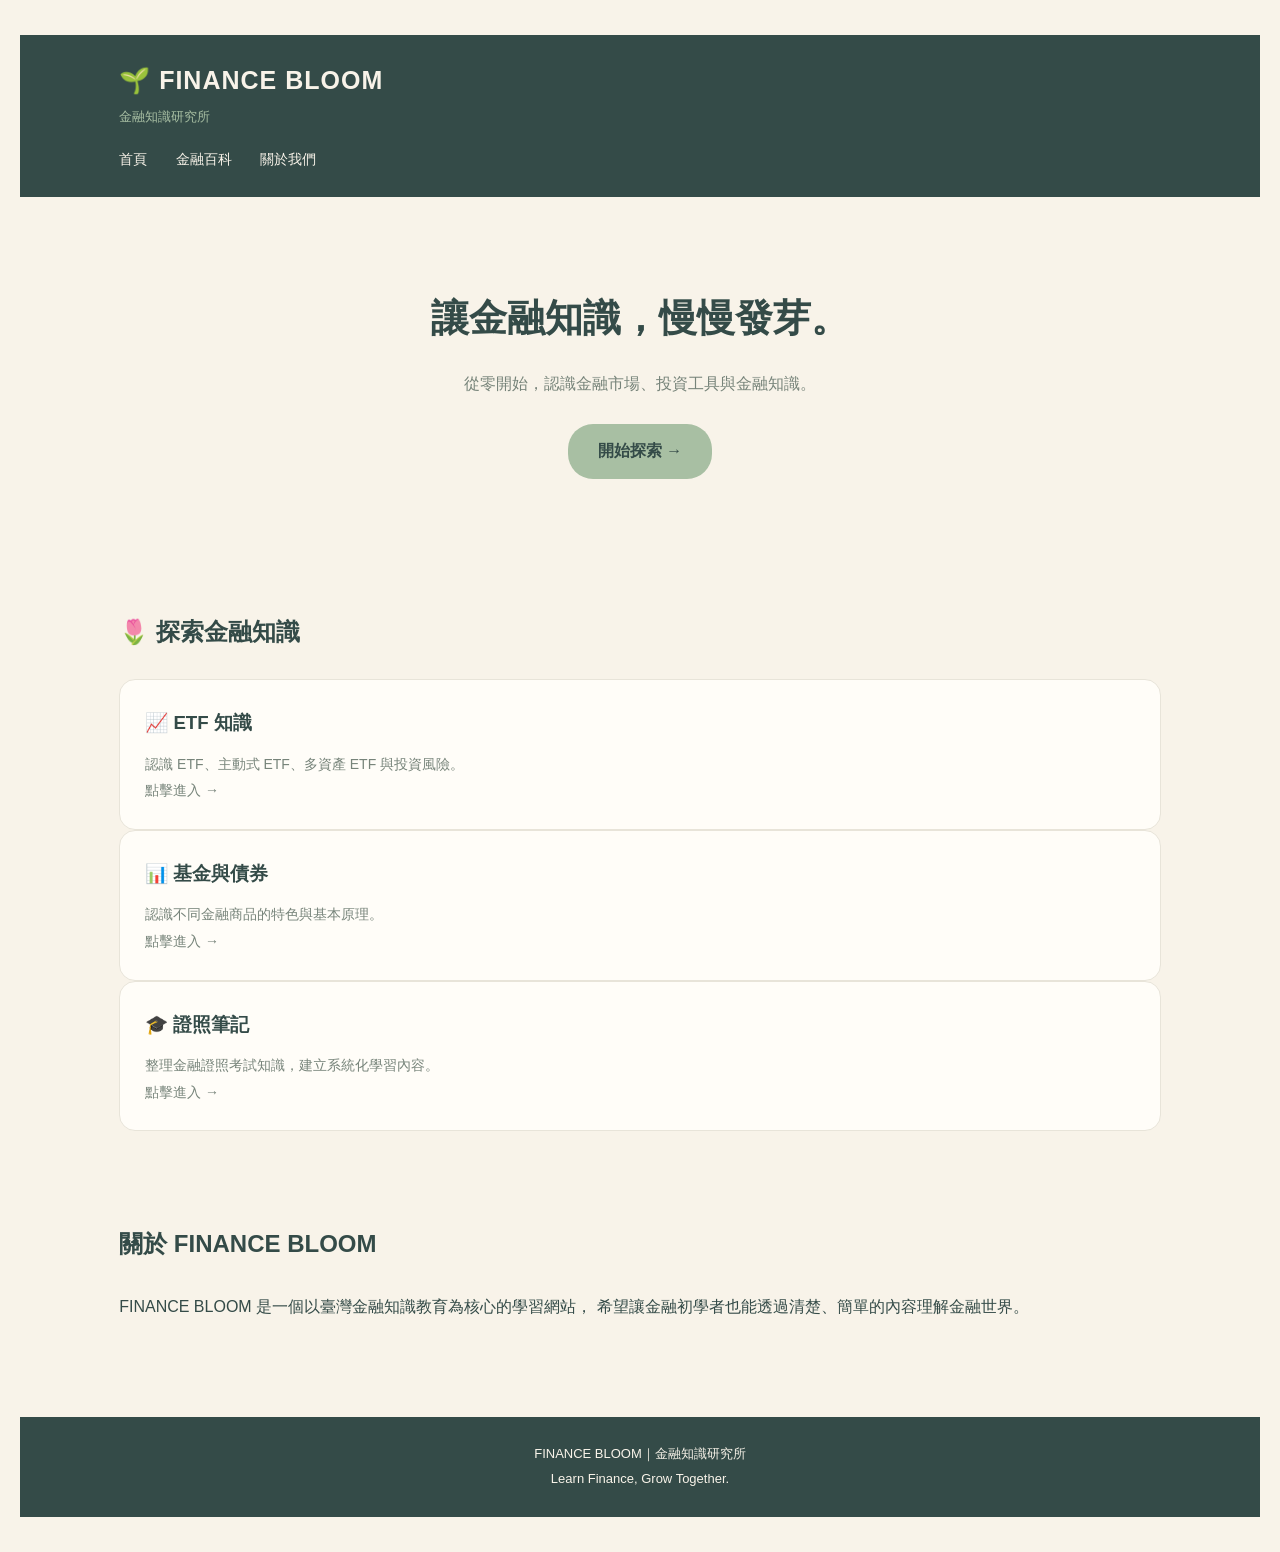
<file: docs/index.html>
<!DOCTYPE html>
<html lang="zh-TW">
<head>
    <meta charset="UTF-8">
    <meta name="viewport" content="width=device-width, initial-scale=1.0">
    <title>FINANCE BLOOM｜金融知識研究所</title>

    <style>
        * {
            box-sizing: border-box;
            margin: 0;
            padding: 0;
        }

        body {
            font-family: "Microsoft JhengHei", sans-serif;
            background: #F8F3E9;
            color: #344B48;
            line-height: 1.8;
        }

        header {
            background: #344B48;
            color: #F8F3E9;
            padding: 22px 8%;
        }

        .logo {
            font-size: 25px;
            font-weight: bold;
            letter-spacing: 1px;
        }

        .subtitle {
            color: #A8BFA3;
            font-size: 13px;
        }

        nav {
            margin-top: 15px;
        }

        nav a {
            color: #F8F3E9;
            text-decoration: none;
            margin-right: 24px;
            font-size: 14px;
        }

        .hero {
            padding: 85px 8%;
            text-align: center;
        }

        .hero h1 {
            font-size: 38px;
            margin-bottom: 15px;
        }

        .hero p {
            color: #77847A;
            margin-bottom: 25px;
        }

        .hero a {
            display: inline-block;
            background: #A8BFA3;
            color: #344B48;
            padding: 12px 30px;
            border-radius: 25px;
            text-decoration: none;
            font-weight: bold;
        }

        .section {
            padding: 45px 8%;
        }

        .section h2 {
            margin-bottom: 25px;
        }

        .cards {
            display: grid;
            grid-template-columns: repeat(auto-fit, minmax(220px, 1fr));
            gap: 20px;
        }

        .card {
            background: #FFFDF8;
            padding: 25px;
            border-radius: 16px;
            border: 1px solid #E8E4D9;
        }

        .card h3 {
            margin-bottom: 10px;
        }

        .card p {
            color: #77847A;
            font-size: 14px;
        }

        footer {
            background: #344B48;
            color: #F8F3E9;
            text-align: center;
            padding: 25px;
            margin-top: 50px;
            font-size: 13px;
        }

        @media (max-width: 600px) {
            .hero h1 {
                font-size: 28px;
            }

            nav a {
                margin-right: 12px;
            }
        }
    </style>
</head>
<link rel="stylesheet" href="style.css">

<body>

<header>
    <div class="logo">🌱 FINANCE BLOOM</div>
    <div class="subtitle">金融知識研究所</div>

    <nav>
        <a href="#home">首頁</a>
        <a href="#knowledge">金融百科</a>
        <a href="#about">關於我們</a>
    </nav>
</header>

<section class="hero" id="home">
    <h1>讓金融知識，慢慢發芽。</h1>
    <p>從零開始，認識金融市場、投資工具與金融知識。</p>
    <a href="#knowledge">開始探索 →</a>
</section>

<section class="section" id="knowledge">
    <h2>🌷 探索金融知識</h2>

    <a href="etf.html" style="text-decoration:none; color:inherit;">
    
       <div class="card">
        <h3>📈 ETF 知識</h3>
        <p>認識 ETF、主動式 ETF、多資產 ETF 與投資風險。</p>
        <p>點擊進入 →</p>
    </div>
</a>

        
<a href="fund.html" class="card-link">
  <div class="card">
    <h3>📊 基金與債券</h3>
    <p>認識不同金融商品的特色與基本原理。</p>
    <p>點擊進入 →</p>
  </div>
</a>

<a href="certificates.html" class="card-link">
  <div class="card">
    <h3>🎓 證照筆記</h3>
    <p>整理金融證照考試知識，建立系統化學習內容。</p>
    <p>點擊進入 →</p>
  </div>
</a>

    </div>
</section>

<section class="section" id="about">
    <h2>關於 FINANCE BLOOM</h2>
    <p>
        FINANCE BLOOM 是一個以臺灣金融知識教育為核心的學習網站，
        希望讓金融初學者也能透過清楚、簡單的內容理解金融世界。
    </p>
</section>

<footer>
    FINANCE BLOOM｜金融知識研究所
    <br>
    Learn Finance, Grow Together.
</footer>

</body>
</html>
</file>
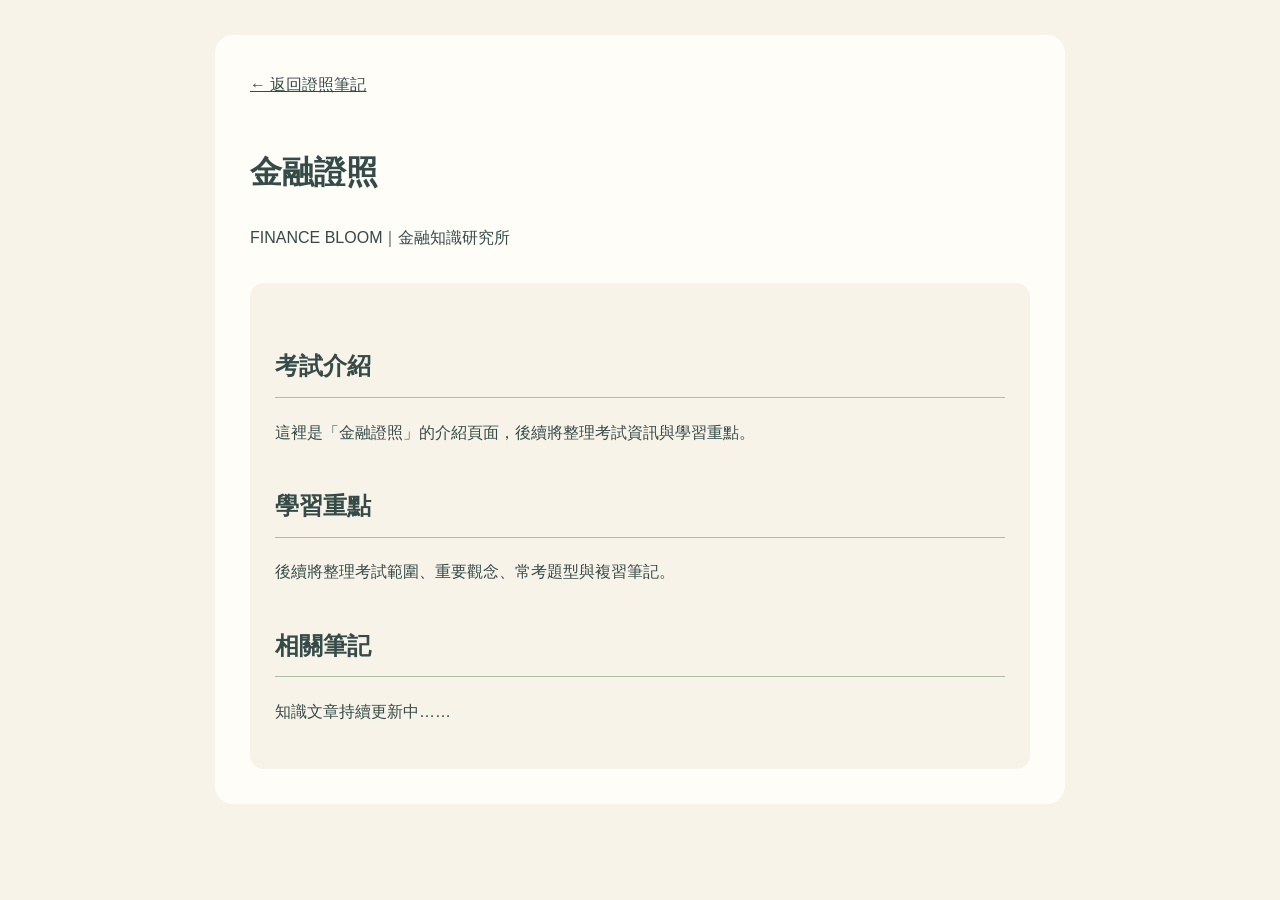
<file: docs/certificate-detail.html>
<!DOCTYPE html>
<html lang="zh-TW">
<head>
<meta charset="UTF-8">
<meta name="viewport" content="width=device-width, initial-scale=1.0">
<title>證照筆記｜FINANCE BLOOM</title>
<link rel="stylesheet" href="style.css">
<style>
.detail-card {
  margin-top: 30px;
  padding: 25px;
  background: #F8F3E9;
  border-radius: 14px;
}
.back-link {
  display: inline-block;
  margin-bottom: 20px;
}
</style>
</head>
<body>
<main>
  <a class="back-link" href="certificates.html">← 返回證照筆記</a>

  <h1 id="topic-title">金融證照</h1>

  <p>FINANCE BLOOM｜金融知識研究所</p>

  <div class="detail-card">
    <h2>考試介紹</h2>
    <p id="topic-description">
      這項證照的考試介紹與學習內容正在整理中。
    </p>

    <h2>學習重點</h2>
    <p>後續將整理考試範圍、重要觀念、常考題型與複習筆記。</p>

    <h2>相關筆記</h2>
    <p>知識文章持續更新中……</p>
  </div>
</main>

<script>
const params = new URLSearchParams(location.search);
const topic = params.get("topic") || "金融證照";

document.getElementById("topic-title").textContent = topic;
document.getElementById("topic-description").textContent =
  `這裡是「${topic}」的介紹頁面，後續將整理考試資訊與學習重點。`;

document.title = topic + "｜FINANCE BLOOM";
</script>
</body>
</html>
</file>
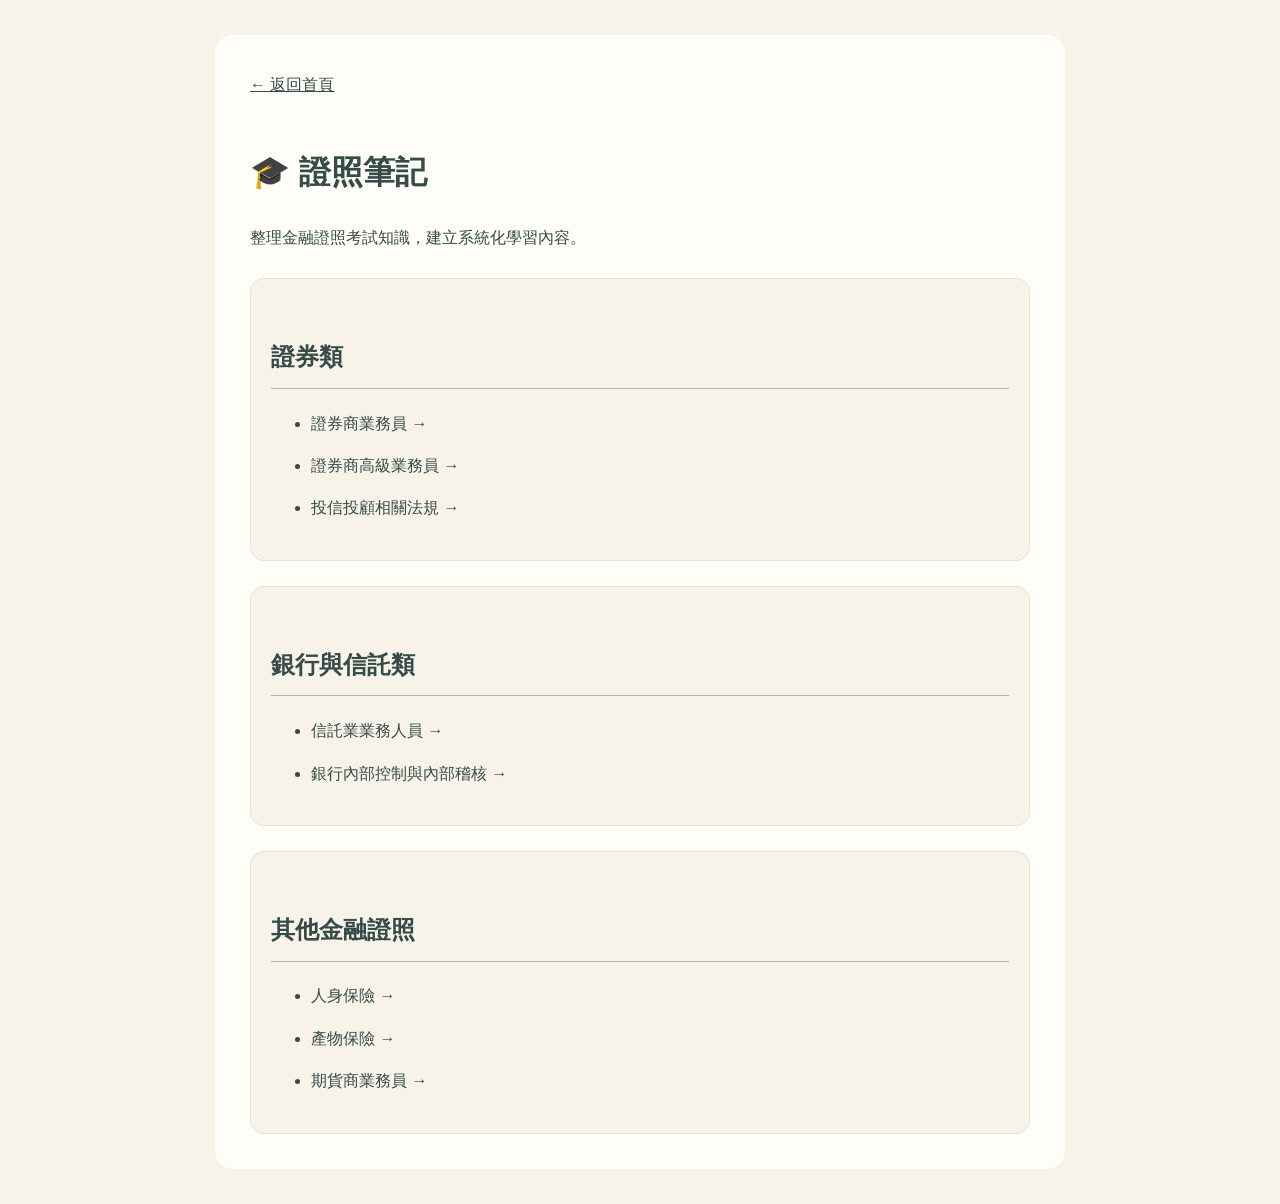
<file: docs/certificates.html>
<!DOCTYPE html>
<html lang="zh-TW">
<head>
<meta charset="UTF-8">
<meta name="viewport" content="width=device-width, initial-scale=1.0">
<title>證照筆記｜FINANCE BLOOM</title>
<link rel="stylesheet" href="style.css">
</head>
<body>
<main>
  <a href="index.html">← 返回首頁</a>

  <h1>🎓 證照筆記</h1>
  <p>整理金融證照考試知識，建立系統化學習內容。</p>

  
<section>
  <h2>證券類</h2>
  <ul>
    <li><a href="certificate-detail.html?topic=證券商業務員">證券商業務員 →</a></li>
    <li><a href="certificate-detail.html?topic=證券商高級業務員">證券商高級業務員 →</a></li>
    <li><a href="certificate-detail.html?topic=投信投顧相關法規">投信投顧相關法規 →</a></li>
  </ul>
</section>

<section>
  <h2>銀行與信託類</h2>
  <ul>
    <li><a href="certificate-detail.html?topic=信託業業務人員">信託業業務人員 →</a></li>
    <li><a href="certificate-detail.html?topic=銀行內部控制與內部稽核">銀行內部控制與內部稽核 →</a></li>
  </ul>
</section>

<section>
  <h2>其他金融證照</h2>
  <ul>
    <li><a href="certificate-detail.html?topic=人身保險">人身保險 →</a></li>
    <li><a href="certificate-detail.html?topic=產物保險">產物保險 →</a></li>
    <li><a href="certificate-detail.html?topic=期貨商業務員">期貨商業務員 →</a></li>
  </ul>
</section>

</main>
</body>
</html>
</file>
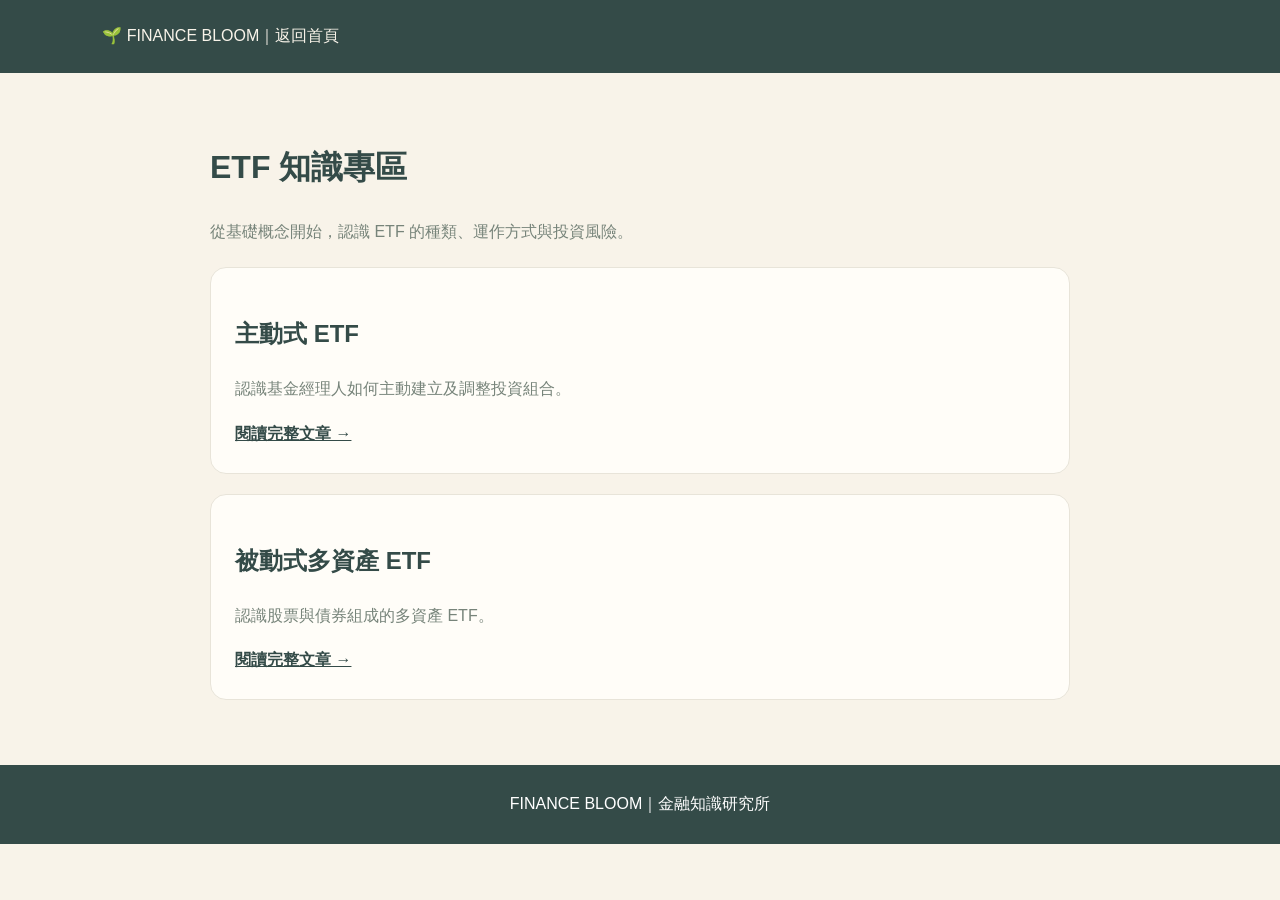
<file: docs/etf.html>
<!DOCTYPE html>
<html lang="zh-TW">
<head>
<meta charset="UTF-8">
<meta name="viewport" content="width=device-width, initial-scale=1.0">
<title>ETF 知識專區｜FINANCE BLOOM</title>
<style>
* { box-sizing: border-box; }
body {
    margin: 0;
    font-family: "Microsoft JhengHei", sans-serif;
    background: #F8F3E9;
    color: #344B48;
    line-height: 1.8;
}
header {
    background: #344B48;
    color: white;
    padding: 22px 8%;
}
header a { color: #F8F3E9; text-decoration: none; }
main { max-width: 900px; margin: auto; padding: 45px 20px; }
h1 { font-size: 32px; }
.intro { color: #77847A; }
.article {
    background: #FFFDF8;
    padding: 24px;
    border-radius: 16px;
    margin: 20px 0;
    border: 1px solid #E8E4D9;
}
.article a {
    color: #344B48;
    font-weight: bold;
}
.article p { color: #77847A; }
footer {
    text-align: center;
    background: #344B48;
    color: white;
    padding: 25px;
}
</style>
</head>
<body>

<header>
    <a href="index.html">🌱 FINANCE BLOOM｜返回首頁</a>
</header>

<main>
    <h1>ETF 知識專區</h1>
    <p class="intro">
        從基礎概念開始，認識 ETF 的種類、運作方式與投資風險。
    </p>

   <section class="article">
    <h2>主動式 ETF</h2>
    <p>認識基金經理人如何主動建立及調整投資組合。</p>
    <a href="active-etf.html">閱讀完整文章 →</a>
</section>

    <section class="article">
    <h2>被動式多資產 ETF</h2>
    <p>認識股票與債券組成的多資產 ETF。</p>
    <a href="multi-asset-etf.html">閱讀完整文章 →</a>
</section>
</main>

<footer>
    FINANCE BLOOM｜金融知識研究所
</footer>

</body>
</html>
</file>
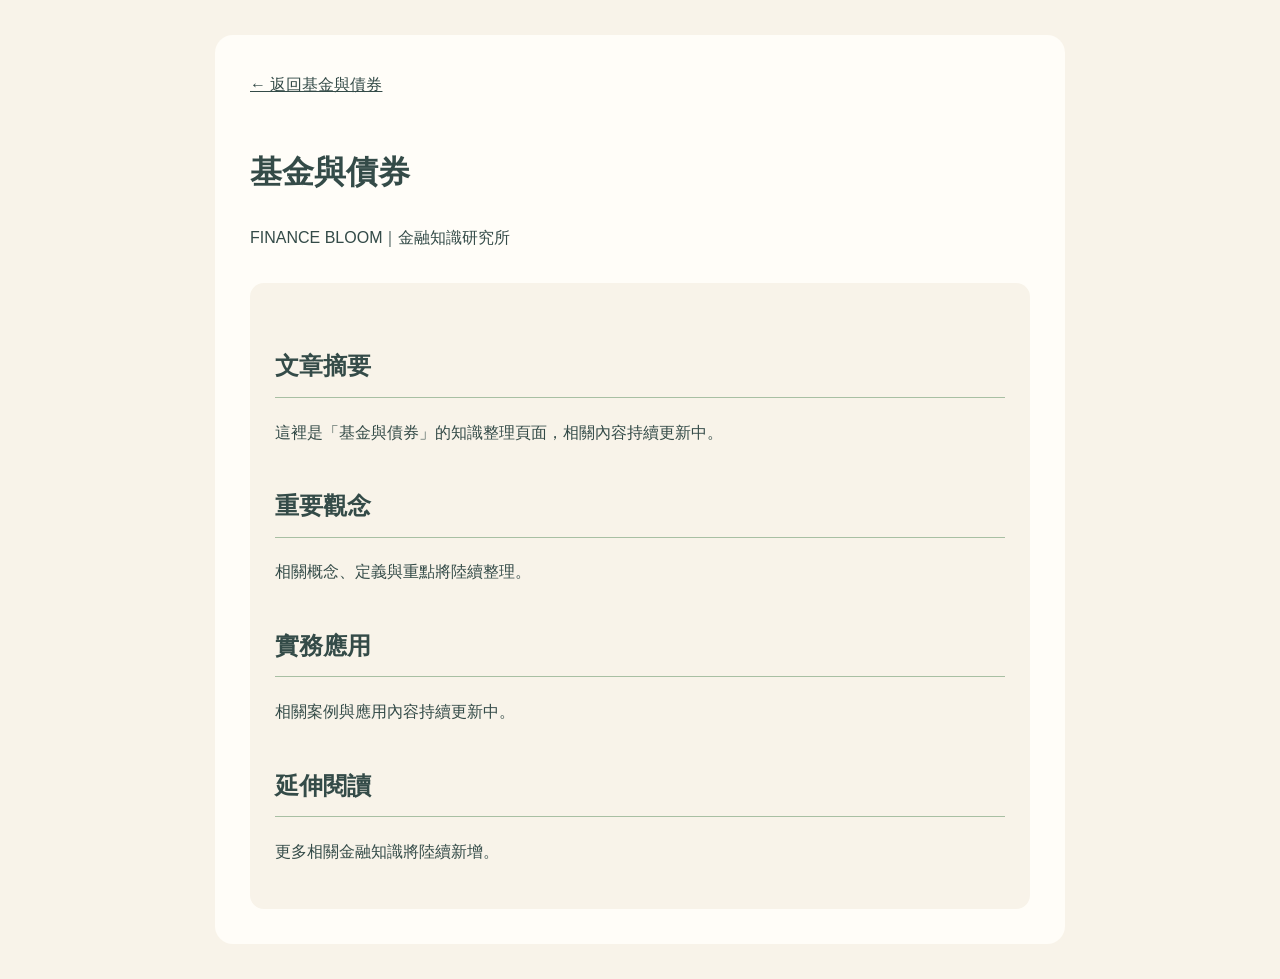
<file: docs/fund-detail.html>
<!DOCTYPE html>
<html lang="zh-TW">
<head>
<meta charset="UTF-8">
<meta name="viewport" content="width=device-width, initial-scale=1.0">
<title>基金與債券｜FINANCE BLOOM</title>
<link rel="stylesheet" href="style.css">
<style>
.detail-card {
  margin-top: 30px;
  padding: 25px;
  background: #F8F3E9;
  border-radius: 14px;
}
</style>
</head>
<body>
<main>
  <a href="fund.html">← 返回基金與債券</a>

  <h1 id="topic-title">基金與債券</h1>
  <p>FINANCE BLOOM｜金融知識研究所</p>

  <div class="detail-card">
    <h2>文章摘要</h2>
    <p id="topic-description">知識內容整理中……</p>

    <h2>重要觀念</h2>
    <p>相關概念、定義與重點將陸續整理。</p>

    <h2>實務應用</h2>
    <p>相關案例與應用內容持續更新中。</p>

    <h2>延伸閱讀</h2>
    <p>更多相關金融知識將陸續新增。</p>
  </div>
</main>

<script>
const params = new URLSearchParams(location.search);
const topic = params.get("topic") || "基金與債券";

document.getElementById("topic-title").textContent = topic;
document.getElementById("topic-description").textContent =
  `這裡是「${topic}」的知識整理頁面，相關內容持續更新中。`;

document.title = topic + "｜FINANCE BLOOM";
</script>
</body>
</html>
</file>
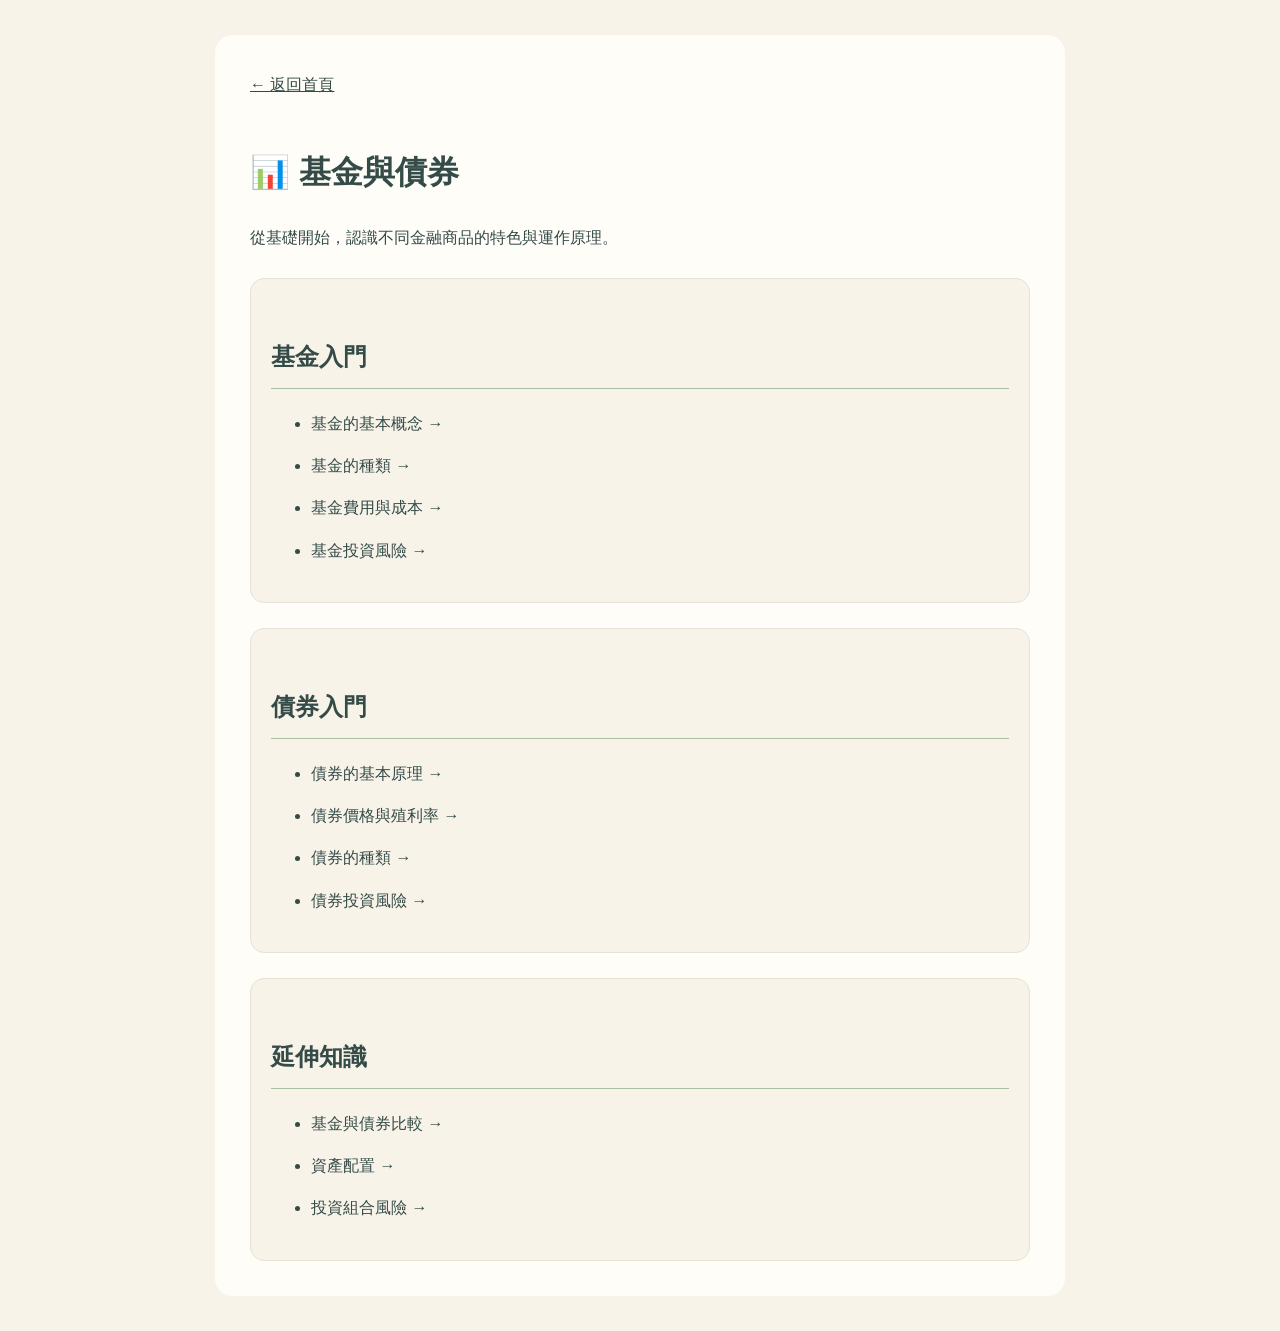
<file: docs/fund.html>
<!DOCTYPE html>
<html lang="zh-TW">
<head>
<meta charset="UTF-8">
<meta name="viewport" content="width=device-width, initial-scale=1.0">
<title>基金與債券｜FINANCE BLOOM</title>
<link rel="stylesheet" href="style.css">
</head>
<body>
<main>
  <a href="index.html">← 返回首頁</a>

  <h1>📊 基金與債券</h1>
  <p>從基礎開始，認識不同金融商品的特色與運作原理。</p>

  
<section>
  <h2>基金入門</h2>
  <ul>
    <li><a href="fund-detail.html?topic=基金的基本概念">基金的基本概念 →</a></li>
    <li><a href="fund-detail.html?topic=基金的種類">基金的種類 →</a></li>
    <li><a href="fund-detail.html?topic=基金費用與成本">基金費用與成本 →</a></li>
    <li><a href="fund-detail.html?topic=基金投資風險">基金投資風險 →</a></li>
  </ul>
</section>

<section>
  <h2>債券入門</h2>
  <ul>
    <li><a href="fund-detail.html?topic=債券的基本原理">債券的基本原理 →</a></li>
    <li><a href="fund-detail.html?topic=債券價格與殖利率">債券價格與殖利率 →</a></li>
    <li><a href="fund-detail.html?topic=債券的種類">債券的種類 →</a></li>
    <li><a href="fund-detail.html?topic=債券投資風險">債券投資風險 →</a></li>
  </ul>
</section>

<section>
  <h2>延伸知識</h2>
  <ul>
    <li><a href="fund-detail.html?topic=基金與債券比較">基金與債券比較 →</a></li>
    <li><a href="fund-detail.html?topic=資產配置">資產配置 →</a></li>
    <li><a href="fund-detail.html?topic=投資組合風險">投資組合風險 →</a></li>
  </ul>
</section>

</main>
</body>
</html>
</file>
<file: docs/style.css>
/* FINANCE BLOOM - Global Styles */

:root {
    --sage: #A8BFA3;
    --cream: #F8F3E9;
    --peach: #E9B8A8;
    --forest: #344B48;
    --white: #FFFDF8;
    --muted: #77847A;
}

* {
    box-sizing: border-box;
}

body {
    margin: 0;
    font-family: "Microsoft JhengHei", sans-serif;
    background: var(--cream);
    color: var(--forest);
    line-height: 1.8;
}

a {
    color: var(--forest);
}

button {
    cursor: pointer;
}

.container {
    width: min(1100px, 90%);
    margin: auto;
}

.card {
    background: var(--white);
    border: 1px solid #E8E4D9;
    border-radius: 16px;
    padding: 25px;
}

.card:hover {
    border-color: var(--sage);
}

.muted {
    color: var(--muted);
}

header {
    background: var(--forest);
    color: var(--cream);
    padding: 22px 8%;
}

footer {
    background: var(--forest);
    color: var(--cream);
    text-align: center;
    padding: 25px;
}

@media (max-width: 600px) {
    h1 {
        font-size: 26px;
    }

    .container {
        width: 92%;
    }
}

.card-link {
  display: block;
  text-decoration: none;
  color: inherit;
}

.card-link .card {
  cursor: pointer;
  transition: transform 0.2s ease;
}

.card-link .card:hover {
  transform: translateY(-3px);
}

/* 基金與債券、證照筆記專區 */

body {
  margin: 0;
  padding: 35px 20px;
  font-family: "Microsoft JhengHei", sans-serif;
  background: #F8F3E9;
  color: #344B48;
  line-height: 1.9;
}

main {
  max-width: 850px;
  margin: 0 auto;
  padding: 35px;
  background: #FFFDF8;
  border-radius: 18px;
  box-sizing: border-box;
}

main > a {
  color: #344B48;
  display: inline-block;
  margin-bottom: 20px;
}

main h1 {
  font-size: 32px;
  margin-bottom: 20px;
}

main h2 {
  margin-top: 35px;
  padding-bottom: 8px;
  border-bottom: 1px solid #A8BFA3;
}

main section {
  margin-top: 25px;
  padding: 20px;
  background: #F8F3E9;
  border: 1px solid #E8E1D5;
  border-radius: 14px;
}

@media (max-width: 600px) {
  body {
    padding: 15px;
  }

  main {
    padding: 22px;
  }
}

section li {
  margin: 12px 0;
}

section li a {
  color: #344B48;
  text-decoration: none;
  transition: color 0.2s;
}

section li a:hover {
  color: #A8BFA3;
  text-decoration: underline;
}
</file>
